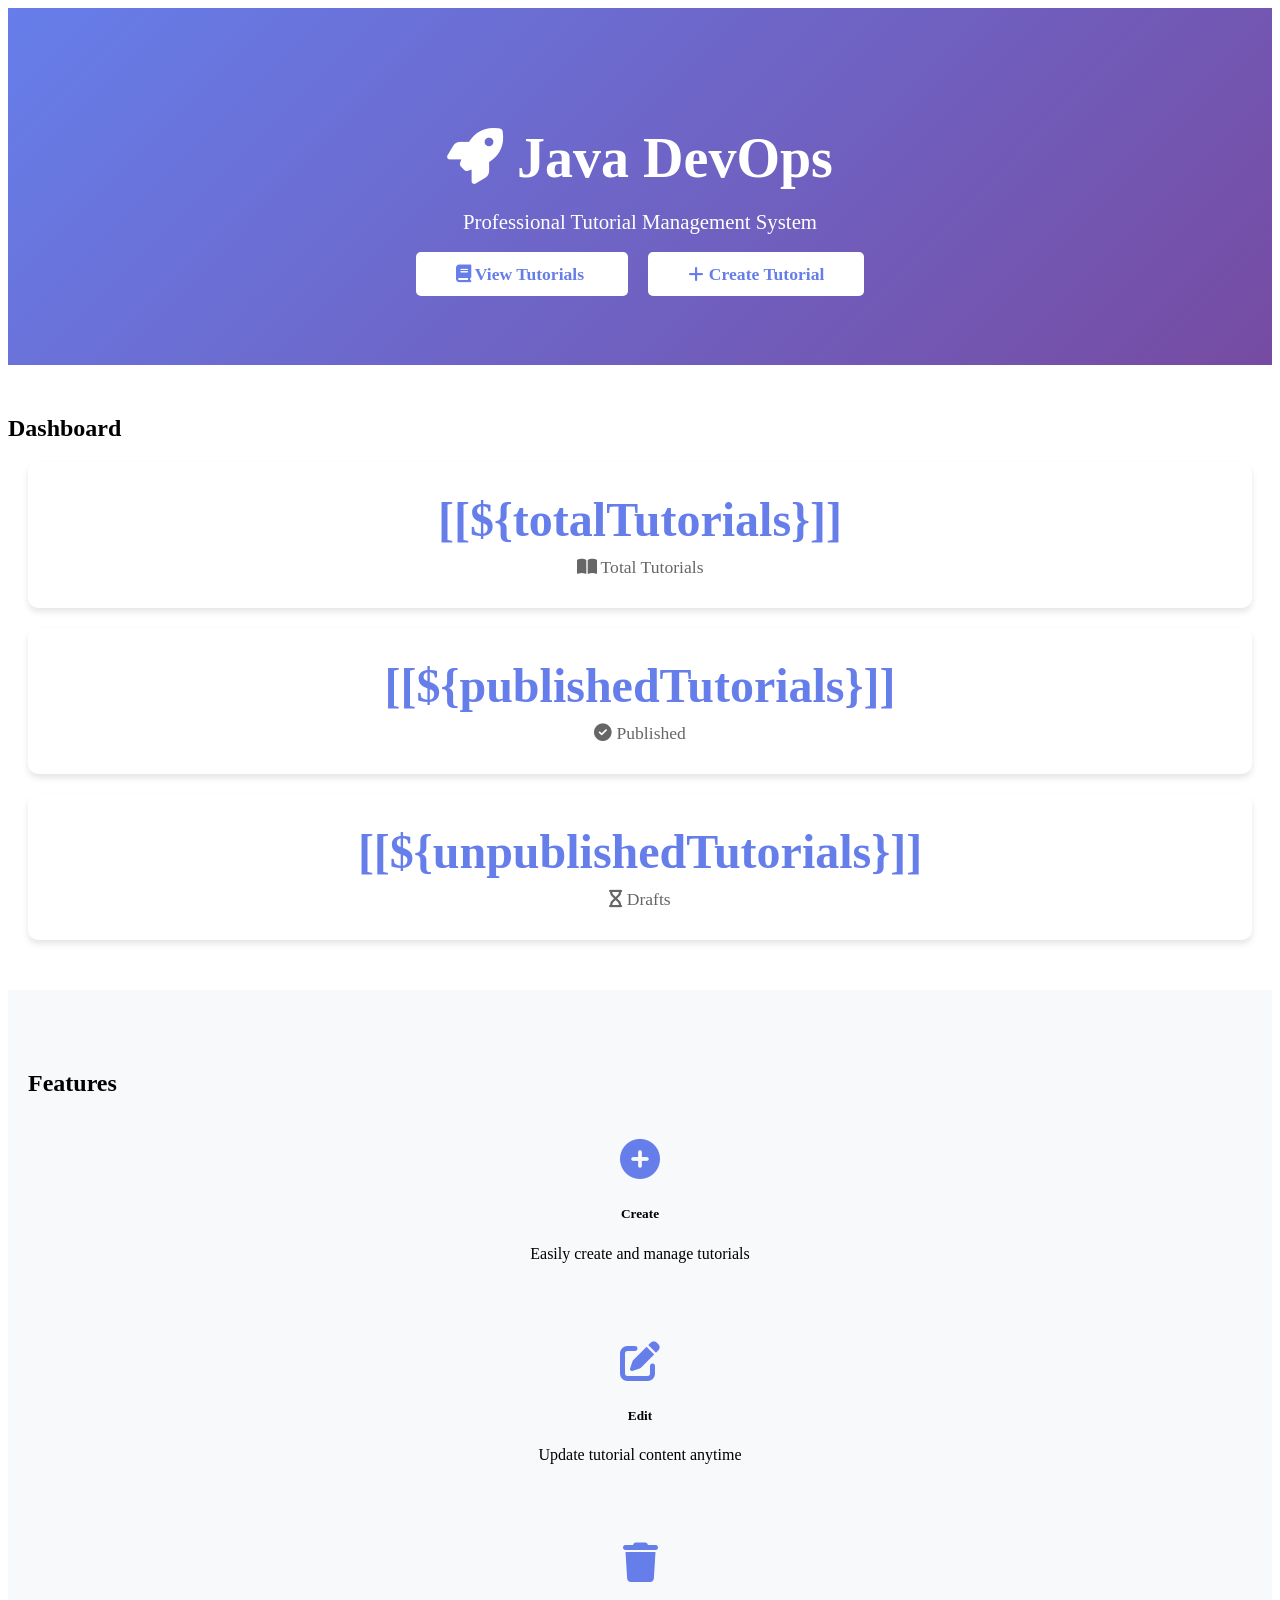
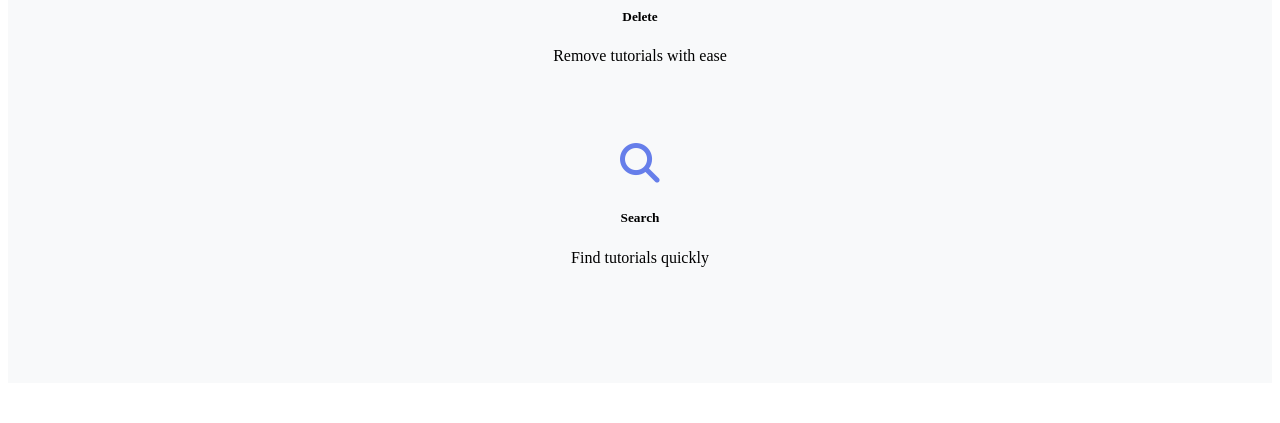
<file: src/main/resources/templates/index.html>
<!DOCTYPE html>
<html xmlns:th="http://www.thymeleaf.org">

<head>
  <meta http-equiv="Content-Type" content="text/html; charset=UTF-8" />
  <meta name="viewport" content="width=device-width,initial-scale=1.0,minimum-scale=1.0" />
  <title>Java DevOps - Welcome</title>

  <link rel="stylesheet" type="text/css" th:href="@{/webjars/bootstrap/css/bootstrap.min.css}" />
  <link rel="stylesheet" type="text/css" th:href="@{/css/style.css}" />
  <link rel="stylesheet" href="https://cdnjs.cloudflare.com/ajax/libs/font-awesome/6.2.0/css/all.min.css"
    integrity="sha512-xh6O/CkQoPOWDdYTDqeRdPCVd1SpvCA9XXcUnZS2FmJNp1coAFzvtCN9BmamE+4aHK8yyUHUSCcJHgXloTyT2A=="
    crossorigin="anonymous" referrerpolicy="no-referrer" />
  <script type="text/javascript" th:src="@{/webjars/jquery/jquery.min.js}"></script>
  <script type="text/javascript" th:src="@{/webjars/bootstrap/js/bootstrap.min.js}"></script>
  <style>
    .hero {
      background: linear-gradient(135deg, #667eea 0%, #764ba2 100%);
      color: white;
      padding: 80px 20px;
      text-align: center;
    }

    .hero h1 {
      font-size: 3.5rem;
      font-weight: bold;
      margin-bottom: 20px;
    }

    .hero p {
      font-size: 1.3rem;
      margin-bottom: 30px;
    }

    .dashboard {
      margin: 50px 0;
    }

    .stat-card {
      background: white;
      border-radius: 10px;
      box-shadow: 0 4px 6px rgba(0, 0, 0, 0.1);
      padding: 30px;
      text-align: center;
      margin: 20px;
      transition: transform 0.3s ease;
    }

    .stat-card:hover {
      transform: translateY(-5px);
      box-shadow: 0 8px 12px rgba(0, 0, 0, 0.15);
    }

    .stat-number {
      font-size: 3rem;
      font-weight: bold;
      color: #667eea;
    }

    .stat-label {
      font-size: 1.1rem;
      color: #666;
      margin-top: 10px;
    }

    .features {
      background: #f8f9fa;
      padding: 60px 20px;
      margin: 40px 0;
    }

    .feature-item {
      margin: 20px 0;
      padding: 20px;
      text-align: center;
    }

    .feature-icon {
      font-size: 2.5rem;
      color: #667eea;
      margin-bottom: 15px;
    }

    .btn-hero {
      background: white;
      color: #667eea;
      padding: 12px 40px;
      font-size: 1.1rem;
      font-weight: bold;
      border: none;
      border-radius: 5px;
      cursor: pointer;
      margin: 10px;
      transition: all 0.3s ease;
    }

    .btn-hero:hover {
      background: #f0f0f0;
      transform: scale(1.05);
    }
  </style>
</head>

<body>
  <div th:replace="fragments/header :: header"></div>

  <!-- Hero Section -->
  <div class="hero">
    <h1><i class="fas fa-rocket"></i> Java DevOps</h1>
    <p>Professional Tutorial Management System</p>
    <a th:href="@{/tutorials}" class="btn btn-hero">
      <i class="fas fa-book"></i> View Tutorials
    </a>
    <a th:href="@{/tutorials/new}" class="btn btn-hero">
      <i class="fas fa-plus"></i> Create Tutorial
    </a>
  </div>

  <!-- Dashboard Section -->
  <div class="dashboard">
    <h2 class="text-center mb-5">Dashboard</h2>
    <div class="container">
      <div class="row">
        <div class="col-md-4">
          <div class="stat-card">
            <div class="stat-number">[[${totalTutorials}]]</div>
            <div class="stat-label">
              <i class="fas fa-book-open"></i> Total Tutorials
            </div>
          </div>
        </div>
        <div class="col-md-4">
          <div class="stat-card">
            <div class="stat-number">[[${publishedTutorials}]]</div>
            <div class="stat-label">
              <i class="fas fa-check-circle"></i> Published
            </div>
          </div>
        </div>
        <div class="col-md-4">
          <div class="stat-card">
            <div class="stat-number">[[${unpublishedTutorials}]]</div>
            <div class="stat-label">
              <i class="fas fa-hourglass"></i> Drafts
            </div>
          </div>
        </div>
      </div>
    </div>
  </div>

  <!-- Features Section -->
  <div class="features">
    <div class="container">
      <h2 class="text-center mb-5">Features</h2>
      <div class="row">
        <div class="col-md-3">
          <div class="feature-item">
            <div class="feature-icon">
              <i class="fas fa-plus-circle"></i>
            </div>
            <h5>Create</h5>
            <p>Easily create and manage tutorials</p>
          </div>
        </div>
        <div class="col-md-3">
          <div class="feature-item">
            <div class="feature-icon">
              <i class="fas fa-edit"></i>
            </div>
            <h5>Edit</h5>
            <p>Update tutorial content anytime</p>
          </div>
        </div>
        <div class="col-md-3">
          <div class="feature-item">
            <div class="feature-icon">
              <i class="fas fa-trash"></i>
            </div>
            <h5>Delete</h5>
            <p>Remove tutorials with ease</p>
          </div>
        </div>
        <div class="col-md-3">
          <div class="feature-item">
            <div class="feature-icon">
              <i class="fas fa-search"></i>
            </div>
            <h5>Search</h5>
            <p>Find tutorials quickly</p>
          </div>
        </div>
      </div>
    </div>
  </div>

  <div th:replace="fragments/footer :: footer"></div>
</body>

</html>
</file>
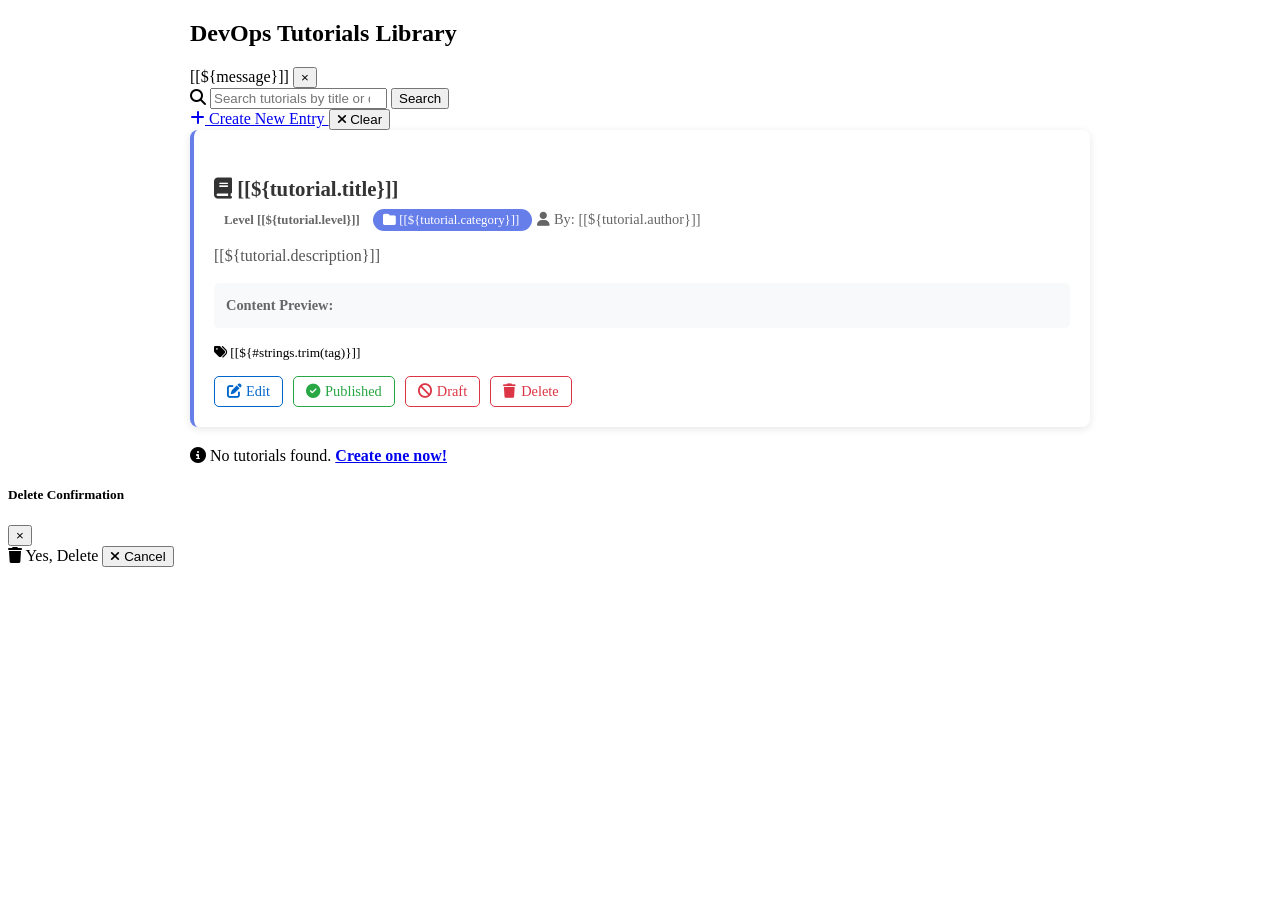
<file: src/main/resources/templates/tutorials.html>
<!DOCTYPE html>
<html xmlns:th="http://www.thymeleaf.org">

<head>
  <meta http-equiv="Content-Type" content="text/html; charset=UTF-8" />
  <meta name="viewport" content="width=device-width,initial-scale=1.0,minimum-scale=1.0" />
  <title>Java DevOps - Tutorial Management System</title>

  <link rel="stylesheet" type="text/css" th:href="@{/webjars/bootstrap/css/bootstrap.min.css}" />
  <link rel="stylesheet" type="text/css" th:href="@{/css/style.css}" />
  <link rel="stylesheet" href="https://cdnjs.cloudflare.com/ajax/libs/font-awesome/6.2.0/css/all.min.css"
    integrity="sha512-xh6O/CkQoPOWDdYTDqeRdPCVd1SpvCA9XXcUnZS2FmJNp1coAFzvtCN9BmamE+4aHK8yyUHUSCcJHgXloTyT2A=="
    crossorigin="anonymous" referrerpolicy="no-referrer" />
  <script type="text/javascript" th:src="@{/webjars/jquery/jquery.min.js}"></script>
  <script type="text/javascript" th:src="@{/webjars/bootstrap/js/bootstrap.min.js}"></script>

  <style>
    .tutorial-card {
      background: white;
      border-radius: 8px;
      box-shadow: 0 2px 8px rgba(0, 0, 0, 0.1);
      margin-bottom: 20px;
      padding: 20px;
      border-left: 4px solid #667eea;
      transition: transform 0.3s, box-shadow 0.3s;
    }

    .tutorial-card:hover {
      transform: translateY(-3px);
      box-shadow: 0 5px 15px rgba(0, 0, 0, 0.15);
    }

    .tutorial-title {
      color: #333;
      font-size: 1.3rem;
      font-weight: 600;
      margin-bottom: 10px;
    }

    .tutorial-meta {
      font-size: 0.9rem;
      color: #666;
      margin-bottom: 12px;
    }

    .tutorial-description {
      color: #555;
      margin-bottom: 15px;
      line-height: 1.5;
    }

    .tutorial-content-preview {
      background: #f8f9fa;
      padding: 12px;
      border-radius: 5px;
      margin-bottom: 15px;
      max-height: 100px;
      overflow: hidden;
      color: #666;
      font-size: 0.9rem;
      line-height: 1.4;
    }

    .badge-level {
      padding: 5px 10px;
      border-radius: 20px;
      font-size: 0.8rem;
      font-weight: 600;
    }

    .level-1 {
      background: #d4edda;
      color: #155724;
    }

    .level-2 {
      background: #cfe2ff;
      color: #084298;
    }

    .level-3 {
      background: #fff3cd;
      color: #664d03;
    }

    .level-4 {
      background: #f8d7da;
      color: #842029;
    }

    .badge-category {
      background: #667eea;
      color: white;
      padding: 4px 10px;
      border-radius: 15px;
      font-size: 0.8rem;
      margin-right: 5px;
    }

    .tutorial-actions {
      display: flex;
      gap: 10px;
      margin-top: 15px;
      flex-wrap: wrap;
    }

    .btn-action {
      padding: 6px 12px;
      border-radius: 5px;
      font-size: 0.9rem;
      display: inline-flex;
      align-items: center;
      gap: 5px;
      cursor: pointer;
      text-decoration: none;
      transition: all 0.2s;
    }

    .btn-view {
      color: #667eea;
      border: 1px solid #667eea;
    }

    .btn-view:hover {
      background: #667eea;
      color: white;
    }

    .btn-edit {
      color: #0066cc;
      border: 1px solid #0066cc;
    }

    .btn-edit:hover {
      background: #0066cc;
      color: white;
    }

    .btn-delete {
      color: #dc3545;
      border: 1px solid #dc3545;
    }

    .btn-delete:hover {
      background: #dc3545;
      color: white;
    }
  </style>
</head>

<body>
  <div th:replace="fragments/header :: header"></div>

  <div class="container-fluid" style="max-width: 900px; margin: 0 auto;">
    <h2 class="text-center mt-4 mb-4">DevOps Tutorials Library</h2>

    <div th:if="${message != null}" class="alert alert-success alert-dismissible fade show text-center message"
      role="alert">
      [[${message}]]
      <button type="button" class="close btn-sm" data-dismiss="alert" aria-label="Close">
        <span aria-hidden="true">&times;</span>
      </button>
    </div>

    <div class="my-3">
      <form th:action="@{/tutorials}">
        <div class="row d-flex">
          <div class="col-md-6 mt-2">
            <div class="search">
              <i class="fa fa-search"></i>
              <input id="keyword" type="search" name="keyword" th:value="${keyword}" required class="form-control"
                placeholder="Search tutorials by title or description">
              <button type="submit" class="btn btn-secondary">Search</button>
            </div>
          </div>
          <div class="col-md-6 mt-2">
            <a href="/tutorials/new" class="btn btn-success float-right">
              <i class="fas fa-plus"></i> Create New Entry
            </a>
            <button id="btnClear" class="btn btn-info">
              <i class="fas fa-times"></i> Clear
            </button>
          </div>
        </div>
      </form>
    </div>

    <!-- Tutorials List as Cards -->
    <div th:if="${tutorials.size() > 0}">
      <div th:each="tutorial : ${tutorials}" class="tutorial-card">
        <div class="row">
          <div class="col-md-9">
            <!-- Tutorial Header -->
            <h4 class="tutorial-title">
              <i class="fas fa-book"></i> [[${tutorial.title}]]
            </h4>

            <!-- Meta Information -->
            <div class="tutorial-meta">
              <span class="badge-level" th:class="'badge-level level-' + ${tutorial.level}">
                Level [[${tutorial.level}]]
              </span>
              <span th:if="${tutorial.category}" class="badge-category">
                <i class="fas fa-folder"></i> [[${tutorial.category}]]
              </span>
              <span th:if="${tutorial.author}">
                <i class="fas fa-user"></i> By: [[${tutorial.author}]]
              </span>
            </div>

            <!-- Description -->
            <p class="tutorial-description" th:if="${tutorial.description}">
              [[${tutorial.description}]]
            </p>

            <!-- Content Preview -->
            <div th:if="${tutorial.content != null and !tutorial.content.isEmpty()}" class="tutorial-content-preview">
              <strong>Content Preview:</strong><br>
              <span th:utext="${#strings.abbreviate(tutorial.content, 150)}"></span>
            </div>

            <!-- Tags -->
            <div th:if="${tutorial.tags != null and !tutorial.tags.isEmpty()}">
              <small class="text-muted">
                <i class="fas fa-tags"></i>
                <span th:each="tag : ${#strings.listSplit(tutorial.tags, ',')}" class="badge badge-secondary mr-1">
                  [[${#strings.trim(tag)}]]
                </span>
              </small>
            </div>
          </div>

          <div class="col-md-3 text-right">
            <!-- Actions -->
            <div class="tutorial-actions justify-content-end">
              <!-- Edit -->
              <a th:href="@{'/tutorials/' + ${tutorial.id}}" class="btn-action btn-edit" title="Edit tutorial">
                <i class="fas fa-edit"></i> Edit
              </a>

              <!-- Toggle Publish -->
              <a th:if="${tutorial.published == true}" class="btn-action"
                th:href="@{'/tutorials/' + ${tutorial.id} + '/published/false'}"
                title="Unpublish tutorial" style="color: #28a745; border: 1px solid #28a745;">
                <i class="fas fa-check-circle"></i> Published
              </a>
              <a th:if="${tutorial.published == false}" class="btn-action"
                th:href="@{'/tutorials/' + ${tutorial.id} + '/published/true'}"
                title="Publish tutorial" style="color: #dc3545; border: 1px solid #dc3545;">
                <i class="fas fa-ban"></i> Draft
              </a>

              <!-- Delete -->
              <a th:href="@{'/tutorials/delete/' + ${tutorial.id}}" th:tutorialTitle="${tutorial.title}"
                class="btn-action btn-delete btn-delete-trigger" title="Delete this tutorial">
                <i class="fas fa-trash"></i> Delete
              </a>
            </div>
          </div>
        </div>
      </div>
    </div>

    <div th:unless="${tutorials.size() > 0}">
      <div class="alert alert-info text-center">
        <i class="fas fa-info-circle"></i> No tutorials found. <a href="/tutorials/new"><strong>Create one now!</strong></a>
      </div>
    </div>
  </div>

  <!-- Delete Confirmation Modal -->
  <div class="modal fade text-center" id="confirmModal">
    <div class="modal-dialog">
      <div class="modal-content">
        <div class="modal-header">
          <h5 class="modal-title">Delete Confirmation</h5>
          <button type="button" class="close" data-dismiss="modal">
            <span aria-hidden="true">&times;</span>
          </button>
        </div>

        <div class="modal-body">
          <span id="confirmText"></span>
        </div>

        <div class="modal-footer">
          <a type="button" id="yesBtn" class="btn btn-danger">
            <i class="fas fa-trash"></i> Yes, Delete
          </a>
          <button type="button" class="btn btn-secondary" data-dismiss="modal">
            <i class="fas fa-times"></i> Cancel
          </button>
        </div>
      </div>
    </div>
  </div>

  <div th:replace="fragments/footer :: footer"></div>

  <script type="text/javascript">
    $(document).ready(function () {
      // Delete confirmation
      $(".btn-delete-trigger").on("click", function (e) {
        e.preventDefault();
        const link = $(this);
        const tutorialTitle = link.attr("tutorialTitle");

        $("#yesBtn").attr("href", link.attr("href"));
        $("#confirmText").html("Are you sure you want to delete the Tutorial <strong>" + tutorialTitle + "</strong>?");
        $("#confirmModal").modal();
      });

      // Clear search
      $("#btnClear").on("click", function (e) {
        e.preventDefault();
        $("#keyword").val("");
        window.location = "[[@{/tutorials}]]";
      });
    });
  </script>

</body>

</html>
</file>
